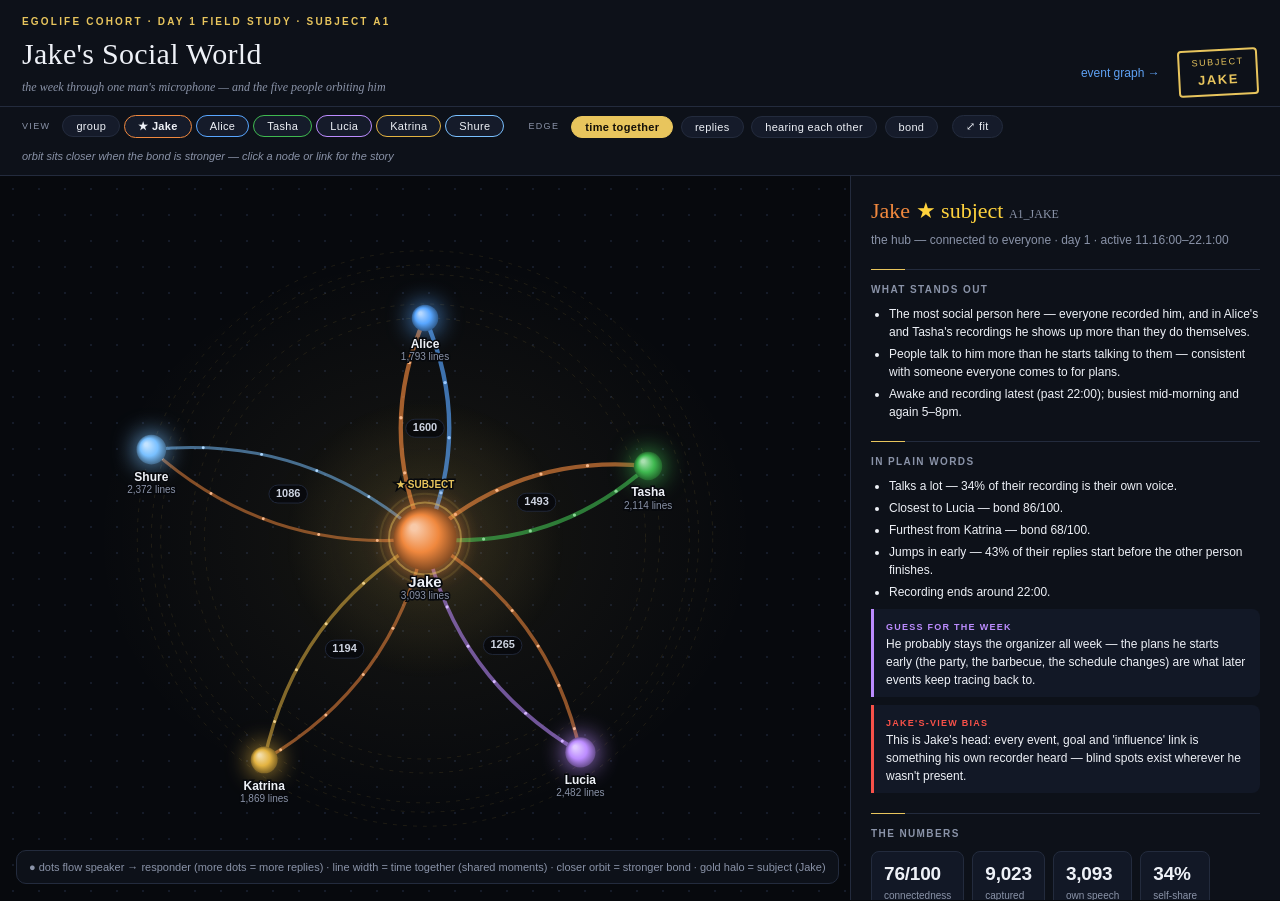
<file: web/trends.html>
<!DOCTYPE html>
<html lang="en">
<head>
<meta charset="utf-8">
<title>CDE — Jake's Social World</title>
<script src="force-graph.min.js"></script>
<script src="trends-data.js"></script>
<style>
  :root {
    --bg:#07090d; --panel:#0d1119; --card:#121826; --border:#232b3d; --fg:#eef1f7;
    --dim:#8a93a8; --gold:#e8c55d; --accent:#f0883e; --blue:#5ea0f2;
    --green:#46c26b; --purple:#bc8cff; --red:#f85149;
    --serif:"Iowan Old Style","Palatino Linotype",Palatino,Georgia,serif;
  }
  * { box-sizing:border-box; }
  ::selection { background:rgba(232,197,93,.3); }
  body { margin:0; background:var(--bg); color:var(--fg); height:100vh;
         font:13px/1.5 -apple-system,"Segoe UI",Roboto,sans-serif;
         display:flex; flex-direction:column; overflow:hidden;
         font-variant-numeric:tabular-nums; }

  /* ---------- masthead ---------- */
  header { background:var(--panel); border-bottom:1px solid var(--border);
           flex-shrink:0; }
  .mast { display:flex; align-items:flex-end; justify-content:space-between;
          padding:14px 22px 10px; gap:16px; }
  .kicker { font-size:10px; letter-spacing:.22em; color:var(--gold);
            font-weight:700; }
  .mast h1 { font-family:var(--serif); font-size:30px; font-weight:400;
             margin:2px 0 0; letter-spacing:.01em; }
  .mast .sub { color:var(--dim); font-size:12px; font-style:italic;
               font-family:var(--serif); margin-top:2px; }
  .mast-r { display:flex; align-items:center; gap:18px; }
  .stamp { border:2px solid var(--gold); border-radius:4px; color:var(--gold);
           font-size:9px; letter-spacing:.18em; text-align:center;
           padding:5px 12px; transform:rotate(-3deg); line-height:1.5; }
  .stamp b { font-size:13px; }
  a.mlink { color:var(--blue); font-size:12px; text-decoration:none; }
  a.mlink:hover { text-decoration:underline; }
  .ctrls { display:flex; align-items:center; gap:10px; padding:8px 22px 10px;
           flex-wrap:wrap; border-top:1px solid var(--border); }
  .ctrls .lbl { font-size:9px; letter-spacing:.15em; color:var(--dim);
                text-transform:uppercase; margin-right:2px; }
  .mbtn { background:#151b2a; color:var(--fg); border:1px solid var(--border);
          border-radius:999px; padding:4px 13px; margin-right:4px;
          cursor:pointer; font-size:11px; letter-spacing:.03em;
          transition:all .15s ease; }
  .mbtn:hover { border-color:var(--gold); color:var(--gold); }
  .mbtn.on { background:var(--gold); border-color:var(--gold); color:#141008;
             font-weight:700; }
  header .hint { color:var(--dim); font-size:11px; font-style:italic; }

  /* ---------- layout ---------- */
  main { flex:1; display:flex; min-height:0; }
  #stage { flex:1; min-width:0; position:relative; }
  #cy { position:absolute; inset:0;
        background-image:radial-gradient(ellipse at 50% 50%, rgba(232,197,93,.07), transparent 55%),
                         radial-gradient(circle, #151b28 1px, transparent 1px);
        background-size:100% 100%, 26px 26px; }
  #legend { position:absolute; left:16px; bottom:16px; background:#0d1119;
            border:1px solid #232b3d; border-radius:10px; padding:8px 12px;
            font-size:11px; color:var(--dim); pointer-events:none; }
  .float-tooltip-kap { background:#0d1119 !important; border:1px solid #232b3d;
            border-radius:8px; font-size:12px; color:var(--fg);
            box-shadow:0 6px 18px rgba(0,0,0,.45); }
  #inspector { width:430px; background:var(--panel);
               border-left:1px solid var(--border);
               overflow-y:auto; padding:18px 20px; }
  #inspector::-webkit-scrollbar { width:8px; }
  #inspector::-webkit-scrollbar-thumb { background:#232b3d; border-radius:4px; }
  @keyframes rise { from { opacity:0; transform:translateY(10px); }
                    to { opacity:1; transform:none; } }
  #inspector > * { animation:rise .3s ease both; }
  #inspector > *:nth-child(n+5) { animation-delay:.04s; }
  #inspector > *:nth-child(n+9) { animation-delay:.08s; }
  #inspector h2 { font-family:var(--serif); font-size:22px; font-weight:400;
                  margin:0 0 4px; }
  #inspector .meta { color:var(--dim); margin-bottom:12px; font-size:12px; }
  #inspector h3 { font-size:10px; color:var(--dim); text-transform:uppercase;
                  letter-spacing:.14em; margin:20px 0 8px; font-weight:700;
                  padding-top:12px; border-top:1px solid var(--border);
                  position:relative; }
  #inspector h3::before { content:""; position:absolute; top:-1px; left:0;
                        width:34px; height:1px; background:var(--gold); }

  /* ---------- figures ---------- */
  .statgrid { display:flex; gap:8px; flex-wrap:wrap; margin:10px 0; }
  .stat { background:var(--card); border:1px solid var(--border); border-radius:8px;
          padding:8px 12px; font-size:10px; color:var(--dim); cursor:help;
          transition:border-color .15s; }
  .stat:hover { border-color:var(--gold); }
  .stat b { display:block; font-size:19px; color:var(--fg); font-weight:600;
            letter-spacing:-.01em; }
  .bars { display:flex; align-items:flex-end; gap:3px; height:84px; margin:8px 0 2px;
          padding:8px 4px 0; border:1px solid var(--border); border-radius:8px;
          background:var(--card); }
  .barcol { flex:1; display:flex; flex-direction:column; justify-content:flex-end;
            align-items:center; position:relative; height:100%; }
  .barcol .cap { width:100%; background:#3a4358; border-radius:2px 2px 0 0;
                 transition:background .15s; }
  .barcol .own { width:60%; background:var(--accent); border-radius:2px 2px 0 0;
                 position:absolute; bottom:0; left:20%; }
  .barcol:hover .cap { background:#55617a; }
  .hlabels { display:flex; gap:3px; padding:0 4px; }
  .hlabels span { flex:1; text-align:center; font-size:9px; color:var(--dim); }
  .legendrow { font-size:10px; color:var(--dim); margin:4px 0 2px; line-height:1.4; }
  .legendrow i { display:inline-block; width:10px; height:10px; border-radius:2px;
                 vertical-align:-1px; margin-right:4px; }
  .hbar { display:flex; align-items:center; gap:8px; margin:4px 0; font-size:12px; }
  .hbar .nm { width:92px; overflow:hidden; text-overflow:ellipsis; white-space:nowrap; }
  .hbar .tr { flex:1; background:#1a2130; border-radius:4px; height:11px;
              position:relative; overflow:hidden; }
  .hbar .fl { display:block; background:var(--blue); height:100%; border-radius:4px;
              transition:width .4s ease; }
  .hbar .fl.own { background:var(--accent); }
  .hbar .fl.green { background:var(--green); }
  .hbar .vl { width:56px; text-align:right; color:var(--dim); font-size:11px; }
  .pairrow { padding:7px 10px; border:1px solid var(--border); border-radius:8px;
             margin:5px 0; cursor:pointer; font-size:12px; background:var(--card);
             display:flex; justify-content:space-between; align-items:center;
             transition:all .15s; }
  .pairrow:hover { border-color:var(--gold); transform:translateX(3px); }
  .pairrow .v { color:var(--gold); font-weight:600; }
  .pairrow .rn { color:var(--dim); font-size:10px; margin-right:8px;
                 font-family:var(--serif); font-style:italic; }

  /* ---------- notes / theories ---------- */
  .note { border-left:3px solid var(--accent); background:var(--card);
          padding:8px 12px; margin:8px 0; font-size:12px;
          border-radius:0 8px 8px 0; }
  .note.assumed { border-left-color:var(--purple); }
  .note .tag { font-size:9px; color:var(--purple); font-weight:700;
               letter-spacing:.14em; }
  .theory { border:1px solid var(--border); border-radius:10px; padding:12px 14px;
            margin:8px 0; background:var(--card); font-size:12px;
            transition:border-color .2s, transform .2s; }
  .theory:hover { border-color:#3a4661; transform:translateY(-1px); }
  .theory .claim { font-family:var(--serif); font-size:14.5px; font-style:italic;
                   margin-bottom:8px; line-height:1.35; }
  .theory .verdict { display:inline-block; font-size:9px; font-weight:700;
                     font-style:normal; font-family:-apple-system,sans-serif;
                     letter-spacing:.12em; border-radius:4px; padding:2px 8px;
                     margin-left:8px; vertical-align:2px; }
  .verdict.supported { background:rgba(70,194,107,.16); color:var(--green); }
  .verdict.mixed { background:rgba(232,197,93,.16); color:var(--gold); }
  .verdict.rejected { background:rgba(248,81,73,.16); color:var(--red); }
  .theory .row { margin:5px 0; }
  .theory .lbl { color:var(--dim); font-size:9px; text-transform:uppercase;
                 letter-spacing:.12em; }
  .theory .forjake { border-left:3px solid var(--gold); padding-left:10px;
                     margin-top:8px; }
  .backbtn { width:100%; margin-top:14px; padding:9px; background:#151b2a;
             color:var(--fg); border:1px solid var(--border); border-radius:999px;
             cursor:pointer; font-size:12px; transition:all .15s; }
  .backbtn:hover { border-color:var(--gold); color:var(--gold); }
  ul.tight { margin:6px 0; padding-left:18px; font-size:12px; }
  ul.tight li { margin:4px 0; }
</style>
</head>
<body>
<header>
  <div class="mast">
    <div class="mast-l">
      <div class="kicker">EGOLIFE COHORT · DAY 1 FIELD STUDY · SUBJECT A1</div>
      <h1>Jake's Social World</h1>
      <div class="sub">the week through one man's microphone — and the five people orbiting him</div>
    </div>
    <div class="mast-r">
      <a class="mlink" href="/">event graph →</a>
      <div class="stamp">SUBJECT<br><b>JAKE</b></div>
    </div>
  </div>
  <div class="ctrls">
    <span class="lbl">view</span><span id="uchips"></span>
    <span class="lbl" style="margin-left:10px">edge</span><span>
      <button class="mbtn on" data-m="copresence">time together</button>
      <button class="mbtn" data-m="replies">replies</button>
      <button class="mbtn" data-m="exposure">hearing each other</button>
      <button class="mbtn" data-m="bond">bond</button>
    </span>
    <button class="mbtn" id="fit">⤢ fit</button>
    <span class="hint">orbit sits closer when the bond is stronger — click a node or link for the story</span>
  </div>
</header>
<main>
  <div id="stage"><div id="cy"></div><div id="legend"></div></div>
  <div id="inspector"><p style="color:var(--dim)">Loading…</p></div>
</main>
<script>
const D = window.TRENDS_DATA;
const $ = s => document.querySelector(s);
const WEARERS = Object.keys(D.users);                    // ["A1_JAKE", ...]
const CODE = {}, NAME = {}, COLOR = {};
const PALETTE = ["#f0883e","#58a6ff","#3fb950","#bc8cff","#e3b341","#79c0ff"];
WEARERS.forEach((w,i) => { CODE[w] = w.split("_")[0];
  NAME[w] = w[3] + w.slice(4).toLowerCase();   // A1_JAKE -> "Jake" (data uses title case)
  COLOR[w] = PALETTE[i]; });
const CODE2W = Object.fromEntries(WEARERS.map(w => [CODE[w], w]));

// ---------- pair metrics ----------
const REPLY = {};   // "A1-A4" -> {f: replies a->b, b: replies b->a} in key order
for (const e of D.reply_edges_top) {
  const wa = WEARERS.find(w => NAME[w] === e.from), wb = WEARERS.find(w => NAME[w] === e.to);
  if (!wa || !wb) continue;
  const key = [CODE[wa], CODE[wb]].sort().join("-");
  REPLY[key] = REPLY[key] || {};
  REPLY[key][CODE[wa] < CODE[wb] ? "f" : "b"] =
      (REPLY[key][CODE[wa] < CODE[wb] ? "f" : "b"] || 0) + e.replies;
}
function pairKey(wa, wb) { return [CODE[wa], CODE[wb]].sort().join("-"); }
function pairMetrics(wa, wb) {
  const k = pairKey(wa, wb), cp = D.co_presence[k] || {}, rp = REPLY[k] || {};
  const [c1, c2] = k.split("-");
  const w1 = CODE2W[c1], w2 = CODE2W[c2];
  const heard12 = (D.users[w1].speakers_heard[NAME[w2]] || 0);
  const heard21 = (D.users[w2].speakers_heard[NAME[w1]] || 0);
  const ex = (D.pair_extras || {})[k] || {};
  return { key: k, w1, w2,
           shared: cp.shared_utterances || 0, span: cp.span_hours || 0,
           first: cp.first, last: cp.last,
           r12: rp.f || 0, r21: rp.b || 0,
           heard12, heard21,
           lat1: ex.lat_f, lat2: ex.lat_b,          // reply latency, each member
           ov1: ex.ov_f || 0, ov2: ex.ov_b || 0,    // talk-overs committed
           n1: ex.n_f || 0, n2: ex.n_b || 0,        // clean replies (denominator)
           replies: (rp.f || 0) + (rp.b || 0),
           exposure: heard12 + heard21 };
}
const PAIRS = [];
for (let i = 0; i < WEARERS.length; i++)
  for (let j = i + 1; j < WEARERS.length; j++)
    PAIRS.push(pairMetrics(WEARERS[i], WEARERS[j]));

const METRICS = {
  copresence: { get: p => p.shared,  label: "time together (shared moments)", fmt: v => v },
  replies:    { get: p => p.replies, label: "replies",                        fmt: v => v },
  exposure:   { get: p => p.exposure,label: "heard each other",               fmt: v => v },
  bond:       { get: p => p.bond,    label: "bond strength",                  fmt: v => v + "/100" },
};
let metric = "copresence";
const maxFor = m => Math.max(...PAIRS.map(METRICS[m].get), 1);   // floor 1: no 0/0 norms

// bond = blend of the three signals, 0–100; connectedness = a user's avg bond
const [mxCp, mxRp, mxEx] = [maxFor("copresence"), maxFor("replies"), maxFor("exposure")];
for (const p of PAIRS)
  p.bond = Math.round(100 * (p.shared/mxCp + p.replies/mxRp + p.exposure/mxEx) / 3);
const userBond = w => {
  const rels = PAIRS.filter(p => p.w1 === w || p.w2 === w);
  return Math.round(rels.reduce((s, p) => s + p.bond, 0) / rels.length);
};

// ---------- plain-English per-user summaries ----------
function profile(w) {
  const u = D.users[w];
  const share = u.own_utterances / u.utterances_captured;
  const rels = PAIRS.filter(p => p.w1 === w || p.w2 === w).sort((a, b) => b.bond - a.bond);
  const best = rels[0], worst = rels[rels.length - 1];
  const other = p => p.w1 === w ? p.w2 : p.w1;
  const ov = userOvRate(w), end = u.active_span_hours[1];
  const s = [
    share >= 0.30 ? `Talks a lot — ${Math.round(100*share)}% of their recording is their own voice.`
      : share < 0.21 ? `The quiet one — only ${Math.round(100*share)}% of their recording is their own voice.`
      : `Moderately talkative (${Math.round(100*share)}% of the recording is them).`,
    `Closest to ${NAME[other(best)]} — bond ${best.bond}/100.`,
    `Furthest from ${NAME[other(worst)]} — bond ${worst.bond}/100.`,
    ov > 0.40 ? `Jumps in early — ${Math.round(100*ov)}% of their replies start before the other person finishes.`
      : ov < 0.28 ? `Rarely talks over people — only ${Math.round(100*ov)}% of replies overlap.`
      : `Talks over people about as often as the group average (${Math.round(100*ov)}%).`,
    `Recording ends around ${Math.round(end)}:00${end < 21 ? " — earlier than the group's ~22:00 wind-down" : ""}.`,
  ];
  if (u.monologue_max >= 35)
    s.push(`Holds the floor — longest unbroken streak in the group (${u.monologue_max} utterances).`);
  return s;
}
function roleTag(w) {
  const rank = WEARERS.slice().sort((a,b) => userBond(b) - userBond(a)).indexOf(w);
  const u = D.users[w], share = u.own_utterances / u.utterances_captured;
  if (rank === 0) return "the hub — connected to everyone";
  if (share < 0.21) return "the quiet center — always there, rarely heard";
  if (u.active_span_hours[1] < 21) return "the early leaver";
  if (rank === WEARERS.length - 1) return "the outlier — weakest ties overall";
  return "a steady member of the group";
}

// ---------- narratives (from analysis/TRENDS.md) ----------
const NOTES = {
  A1_JAKE: [
    "The most social person here — everyone recorded him, and in Alice's and Tasha's recordings he shows up more than they do themselves.",
    "People talk to him more than he starts talking to them — consistent with someone everyone comes to for plans.",
    "Awake and recording latest (past 22:00); busiest mid-morning and again 5–8pm."],
  A2_ALICE: [
    "Spends the most time physically with others but talks the least — she's around constantly, just quiet.",
    "Her closest relationship is Tasha: they were side by side ~9.5 hours and rarely interrupt each other.",
    "Because she's quiet, she barely shows up in conversations — but her recordings prove she was there."],
  A3_TASHA: [
    "Alice's closest companion, and a bridge to Lucia and Katrina — friendly with everybody.",
    "No weak ties: every one of her relationships lands in the middle or higher.",
    "Leaves earlier than the main group — recording stops ~20:45."],
  A4_LUCIA: [
    "Jake's #1 conversation partner — they reply to each other more than any other pair (3,684 exchanges).",
    "The second-most-heard voice in everyone's recordings.",
    "Close with Katrina, Tasha and Alice too — not just 'Jake's partner'."],
  A5_KATRINA: [
    "Middle of the group on everything — no strongest or weakest relationship.",
    "Recorded the least overall and had the emptiest afternoon (almost nothing 1–3pm).",
    "That afternoon gap looks like personal downtime, not a group event."],
  A6_SHURE: [
    "Leaves the group every evening ~6:37pm, though his recorder keeps going until ~10pm.",
    "Has a private social life nobody else sees — 'Shure's girlfriend' and 'Sister' appear only in his recording.",
    "5pm is the loudest hour anyone recorded (2,144 utterances — a big group moment he's in).",
    "When he does talk, he keeps going — the group's longest unbroken streak (42 utterances)."],
};
const ASSUMED = {
  A1_JAKE: "He probably stays the organizer all week — the plans he starts early (the party, the barbecue, the schedule changes) are what later events keep tracing back to.",
  A2_ALICE: "She likely stays Tasha's quiet partner all week — present at shared moments, easy to miss because she rarely speaks.",
  A3_TASHA: "The Alice–Tasha pairing probably holds all week; expect her early nights to repeat.",
  A4_LUCIA: "She probably keeps co-running things with Jake — the mid-week replanning (grill rehearsal, BBQ reschedule) reads like shared logistics.",
  A5_KATRINA: "She probably stays a steady mid-level member; quiet afternoons like day 1's may recur.",
  A6_SHURE: "Expect the evening exits and the girlfriend/sister thread to keep repeating — he lives a second social life the group doesn't see.",
};
// theories: claim -> bias that could fake it -> cross-check -> verdict -> takeaway
const THEORIES = [
  { claim: "\"Jake is introverted — he just talks a lot because it's his recording.\"",
    bias: "A microphone records its wearer most — self-share is inflated by design.",
    check: "Check other mics: Jake is heard 2,309× in Alice's file (more than Alice herself, 1,793), 2,323× in Tasha's (vs her 2,114), 2,024× in Lucia's, 1,786× in Katrina's, 1,807× in Shure's. He's the #1–2 voice on all six recorders — not just his own.",
    verdict: "rejected",
    verdictText: "The dominance is real, not recorder bias — five other microphones confirm it. Introvert doesn't fit; he's the group's most heard voice.",
    forJake: "Trust the \"I talk a lot\" signal — it's validated. The intro/extro question aside, 40–50% of his replies start before the other person finishes."},
  { claim: "\"Alice is quiet.\"",
    bias: "Maybe Jake's mic just rarely catches her — an earshot artifact.",
    check: "Her OWN recorder agrees: lowest self-share (19%), fewest own lines (1,793), least airtime (~43 min). Four other mics also hear her least.",
    verdict: "supported",
    verdictText: "Genuinely quiet — corroborated by her own microphone, not just the group's.",
    forJake: "She's beside him constantly but barely audible — his graph undercounts her influence. Her presence, not her words, is her signal."},
  { claim: "\"Lucia is central only because she's always next to Jake.\"",
    bias: "Jake-proximity could inflate her everywhere his recorder reaches.",
    check: "She's the #2-most-heard voice in every file — including ones where Jake is less present (Katrina hears her 1,698×, Alice 1,752×). Non-Jake dyads are strong: Tasha–Lucia ~2,140 replies combined, Katrina–Lucia ~1,800.",
    verdict: "mixed",
    verdictText: "Her centrality is real, but Jake's constant earshot still flatters her rank a little.",
    forJake: "\"Lucia is MY #1\" and \"Lucia is the group's #2\" are different claims — both true, don't conflate them."},
  { claim: "\"Shure leaves early — or his mic just stops working.\"",
    bias: "Could be a recording artifact: dead battery, stopped logging.",
    check: "His own recorder keeps running to ~22:09 while every co-presence pair ends ~18:37. If the mic failed, his file would end too — it doesn't.",
    verdict: "supported",
    verdictText: "He physically leaves the shared space — a behavior, not an artifact.",
    forJake: "Shure's evenings (girlfriend/sister thread) are invisible to the group's data — a genuine blind spot in Jake's model of him."},
  { claim: "\"Katrina's empty afternoon is her personal dip.\"",
    bias: "Could equally be a group-wide gap nobody recorded.",
    check: "All six mics thin 14–17 (the universal break), but Katrina's is deepest — 81 captured at 14h vs hundreds for others.",
    verdict: "mixed",
    verdictText: "Mostly the group's scheduled break — corroborated by all six recorders — with a personal dip on top.",
    forJake: "Cross-file agreement is what separates a group event from an individual absence — always check a second mic."},
  { claim: "\"High talk-over means rudeness.\"",
    bias: "Overlap could just be animated, engaged conversation.",
    check: "The spread is huge: Alice–Tasha overlap 25–27%, Jake's dyads 36–50%. The hottest pairs are the busiest, not the angriest.",
    verdict: "mixed",
    verdictText: "Talk-over tracks engagement, not conflict — but Jake sits at the high end with everyone, so it's his pattern.",
    forJake: "His interruptions are systematic, not occasional — the place to give quiet members (Alice) more room."},
  { claim: "\"Jake organizes: people come to him more than he goes to them.\"",
    bias: "Could be artifact of him being loud — replies TO him just drown out his own.",
    check: "Directional reply counts: inbound exceeds outbound in 3 of 5 dyads — Shure→Jake 1,562 vs 1,468 back; Tasha→Jake 1,518 vs 1,465; Katrina→Jake 1,335 vs 1,326. Lucia and Alice dyads are balanced.",
    verdict: "supported",
    verdictText: "He's addressed more than he initiates — the organizer role is real.",
    forJake: "He carries the coordination load for the group — a real burden, and a place to delegate."},
  { claim: "\"These numbers prove personality.\"",
    bias: "Second-resolution timestamps, ~3–4× reply amplification, single-day sample, earshot limits.",
    check: "All latency medians floor at exactly 1.0s (resolution, not measurement); every exchange is counted once per nearby mic; anything outside earshot doesn't exist.",
    verdict: "mixed",
    verdictText: "The data proves behavior under observation — who was near whom, who spoke — not traits, motives, or anything off-mic.",
    forJake: "Read everything as \"what was captured\", and treat week-level guesses as hypotheses until the full week is computed."},
];

// how the Jake-only cognitive graph biases what we can say about each person
const JAKEY = {
  A1_JAKE: "This is Jake's head: every event, goal and 'influence' link is something his own recorder heard — blind spots exist wherever he wasn't present.",
  A2_ALICE: "Through Jake's ears Alice is easy to underestimate — she's next to him constantly but speaks little, and anything she said outside his earshot never reached the graph.",
  A3_TASHA: "Jake sees Tasha as a solid mid-tier partner — but her deepest bond is with Alice, and much of it happens where Jake can't hear, so his view understates it.",
  A4_LUCIA: "Lucia may look more central than she is — she's next to Jake so often that his graph records almost everything she does with the group.",
  A5_KATRINA: "Katrina looks peripheral partly because Jake shares less time with her — her own recording shows a steadier member than Jake's view implies.",
  A6_SHURE: "Shure's evenings (~18:37 on) are a blind spot — Jake's recorder can't corroborate the girlfriend/sister thread, so treat Shure's presence here as a floor, not a ceiling.",
};

// ---------- graph ----------
let G = null, curUser = "A1_JAKE";   // Jake's perspective by default; null = group mesh
let hl = null, hoverId = null, hoverPair = null, fitPending = false;
let graphNodes = [], bloom = null, prevEgoHub = null;
const maxOwn = Math.max(...WEARERS.map(w => D.users[w].own_utterances));
const maxDir = Math.max(...PAIRS.map(p => Math.max(p.r12, p.r21)), 1);

const hexRGB = h => h ? [parseInt(h.slice(1,3),16), parseInt(h.slice(3,5),16), parseInt(h.slice(5,7),16)] : [128,128,128];
const IDCOL = {};
WEARERS.forEach(w => IDCOL[CODE[w]] = COLOR[w]);
const srcCol = l => (l.source && l.source.color) ? l.source.color : (IDCOL[l.source] || "#888");
const mixc = (h, o, k) => hexRGB(h).map((c,i) => Math.round(c + (o[i]-c)*k));
const lighten = (h,k) => `rgb(${mixc(h,[255,255,255],k).join(",")})`;
const darken = (h,k) => `rgb(${mixc(h,[0,0,0],k).join(",")})`;
const withA = (h,a) => `rgba(${hexRGB(h).join(",")},${a})`;
const easeOut = k => 1 - Math.pow(1-k, 3);

const dimLink = l => hl && !hl.pairs.has(l.pair);
const partCount = l => l.flow > 0 && !dimLink(l) ? Math.round(1 + 5*l.flow) : 0;
const refreshParticles = () => { if (G) G.linkDirectionalParticles(partCount); };

function nodeRadius(n) {
  const base = n.hub ? 26 : curUser ? 9 + 9*(n.own/maxOwn) : 10 + 10*(n.own/maxOwn);
  return base * (n.subject ? 1.3 : 1);
}

function drawNode(n, ctx, gs) {
  const r = nodeRadius(n), t = performance.now();
  ctx.globalAlpha = hl && !hl.nodes.has(n.id) ? 0.13 : 1;
  const g = ctx.createRadialGradient(n.x - r*.35, n.y - r*.35, r*.1, n.x, n.y, r);
  g.addColorStop(0, lighten(n.color, .55));
  g.addColorStop(.55, n.color);
  g.addColorStop(1, darken(n.color, .45));
  ctx.shadowColor = n.color;
  ctx.shadowBlur = 24;
  ctx.fillStyle = g;
  ctx.beginPath(); ctx.arc(n.x, n.y, r, 0, 2*Math.PI); ctx.fill();
  ctx.shadowBlur = 0;
  if (n.subject) {
    const p = Math.sin(t/450);
    ctx.strokeStyle = `rgba(232,197,93,${0.55 + 0.25*p})`;
    ctx.lineWidth = 2/gs;
    ctx.beginPath(); ctx.arc(n.x, n.y, r + 6 + 3*p, 0, 2*Math.PI); ctx.stroke();
    ctx.strokeStyle = `rgba(232,197,93,${0.16 + 0.08*p})`;
    ctx.beginPath(); ctx.arc(n.x, n.y, r + 14, 0, 2*Math.PI); ctx.stroke();
    ctx.font = `600 ${10/gs}px -apple-system,"Segoe UI",Roboto,sans-serif`;
    ctx.textAlign = "center"; ctx.textBaseline = "middle";
    ctx.strokeStyle = "#07090d"; ctx.lineWidth = 3/gs;
    ctx.strokeText("★ SUBJECT", n.x, n.y - r - 22/gs);
    ctx.fillStyle = "#e8c55d";
    ctx.fillText("★ SUBJECT", n.x, n.y - r - 22/gs);
  }
  if (n.id === hoverId) {
    ctx.strokeStyle = "#fff"; ctx.lineWidth = 2/gs;
    ctx.beginPath(); ctx.arc(n.x, n.y, r + 3, 0, 2*Math.PI); ctx.stroke();
  }
  ctx.textAlign = "center"; ctx.textBaseline = "middle";
  ctx.font = `600 ${(n.hub ? 15 : 12)/gs}px -apple-system,"Segoe UI",Roboto,sans-serif`;
  ctx.strokeStyle = "#07090d"; ctx.lineWidth = 3/gs;
  const y0 = n.y + r + 13/gs;
  ctx.strokeText(n.name, n.x, y0);
  ctx.fillStyle = "#eef1f7";
  ctx.fillText(n.name, n.x, y0);
  ctx.font = `${10/gs}px -apple-system,"Segoe UI",Roboto,sans-serif`;
  const sub = `${n.own.toLocaleString()} lines`;
  ctx.strokeText(sub, n.x, y0 + 13/gs);
  ctx.fillStyle = "#8a93a8";
  ctx.fillText(sub, n.x, y0 + 13/gs);
  ctx.globalAlpha = 1;
}

function drawLinkLabel(l, ctx, gs) {
  if (l.dir !== "f") return;
  if (hl && !hl.pairs.has(l.pair)) return;
  if (!curUser && gs <= 0.9) return;
  if (l.source.x == null || l.target.x == null) return;
  const x = (l.source.x + l.target.x)/2, y = (l.source.y + l.target.y)/2;
  const txt = METRICS[metric].fmt(l.v);
  const fs = 11/gs, pad = 7/gs, h = 18/gs;
  ctx.font = `600 ${fs}px -apple-system,"Segoe UI",Roboto,sans-serif`;
  const w = ctx.measureText(txt).width + 2*pad, rr = h/2;
  const hot = (hl && hl.pairs.has(l.pair)) || hoverPair === l.pair;
  ctx.beginPath();
  ctx.moveTo(x - w/2 + rr, y - h/2);
  ctx.arcTo(x + w/2, y - h/2, x + w/2, y + h/2, rr);
  ctx.arcTo(x + w/2, y + h/2, x - w/2, y + h/2, rr);
  ctx.arcTo(x - w/2, y + h/2, x - w/2, y - h/2, rr);
  ctx.arcTo(x - w/2, y - h/2, x + w/2, y - h/2, rr);
  ctx.fillStyle = "rgba(7,9,13,.88)";
  ctx.fill();
  ctx.strokeStyle = hot ? "rgba(232,197,93,.65)" : "rgba(35,43,61,.9)";
  ctx.lineWidth = 1/gs;
  ctx.stroke();
  ctx.fillStyle = hot ? "#e8c55d" : "#cdd3e0";
  ctx.textAlign = "center"; ctx.textBaseline = "middle";
  ctx.fillText(txt, x, y);
}

function preFrame(ctx, gs) {
  if (bloom) {
    const k = easeOut(Math.min(1, (performance.now() - bloom.t0)/700));
    for (const b of bloom.nodes) {
      b.ref.x = b.ref.fx = b.sx + (b.ref.tx - b.sx)*k;
      b.ref.y = b.ref.fy = b.sy + (b.ref.ty - b.sy)*k;
    }
    if (k >= 1) bloom = null;
  }
  if (curUser) {
    ctx.strokeStyle = "rgba(232,197,93,0.10)";
    ctx.lineWidth = 1/gs;
    ctx.setLineDash([4/gs, 6/gs]);
    for (const n of graphNodes) {
      if (n.hub || n.x == null) continue;
      const d = Math.hypot(n.x, n.y);
      if (d > 1) { ctx.beginPath(); ctx.arc(0, 0, d, 0, 2*Math.PI); ctx.stroke(); }
    }
    ctx.setLineDash([]);
  }
  const jk = graphNodes.find(n => n.subject);
  if (jk && jk.x != null) {
    const g = ctx.createRadialGradient(jk.x, jk.y, 0, jk.x, jk.y, 150);
    g.addColorStop(0, "rgba(232,197,93,0.16)");
    g.addColorStop(1, "rgba(232,197,93,0)");
    ctx.fillStyle = g;
    ctx.beginPath(); ctx.arc(jk.x, jk.y, 150, 0, 2*Math.PI); ctx.fill();
  }
}

function initGraph() {
  const el = $("#cy");
  G = new ForceGraph(el);
  G.width(el.clientWidth || 800)
   .height(el.clientHeight || 600)
   .backgroundColor("rgba(0,0,0,0)")
   .autoPauseRedraw(false)
   .cooldownTime(3500)
   .minZoom(0.3).maxZoom(6)
   .linkCurvature(0.22)
   .nodeCanvasObjectMode(() => "replace")
   .nodeCanvasObject(drawNode)
   .nodePointerAreaPaint((n, color, ctx) => {
     ctx.fillStyle = color;
     ctx.beginPath(); ctx.arc(n.x, n.y, nodeRadius(n) + 4, 0, 2*Math.PI); ctx.fill();
   })
   .nodeLabel(n => `${n.name} — ${roleTag(n.wearer)}`)
   .linkColor(l => {
     if (dimLink(l)) return withA(srcCol(l), 0.05);
     const hot = (hl && hl.pairs.has(l.pair)) || hoverPair === l.pair;
     return withA(srcCol(l), hot ? 0.95 : 0.25 + 0.55*l.norm);
   })
   .linkWidth(l => 0.6 + 5*l.norm)
   .linkDirectionalParticles(partCount)
   .linkDirectionalParticleSpeed(l => 0.003 + 0.006*l.flow)
   .linkDirectionalParticleWidth(l => 2 + 2*l.norm)
   .linkDirectionalParticleColor(l => lighten(srcCol(l), 0.4))
   .linkCanvasObjectMode(() => "after")
   .linkCanvasObject(drawLinkLabel)
   .onRenderFramePre(preFrame)
   .onNodeClick(n => focusNode(n))
   .onLinkClick(l => focusEdge(l.pair))
   .onBackgroundClick(() => resetView())
   .onNodeHover(n => { hoverId = n ? n.id : null; el.style.cursor = n ? "pointer" : "default"; })
   .onLinkHover(l => { hoverPair = l ? l.pair : null; el.style.cursor = l ? "pointer" : "default"; })
   .onEngineStop(() => { if (fitPending) { fitPending = false; G.zoomToFit(500, 60); } });
  new ResizeObserver(() => {
    if (el.clientWidth) G.width(el.clientWidth).height(el.clientHeight);
  }).observe(el);
}

function egoCamera(ms = 600) {
  const R = Math.max(...graphNodes.filter(n => !n.hub).map(n => n.rad || 0), 120) + 80;
  const z = Math.min(G.width(), G.height()) / (2*R);
  G.centerAt(0, 0, ms);
  G.zoom(z, ms);
}

function renderLegend() {
  $("#legend").innerHTML = `● dots flow speaker → responder (more dots = more replies) · line width = ${METRICS[metric].label}${curUser ? " · closer orbit = stronger bond" : ""} · gold halo = subject (Jake)`;
}

function buildGraph() {
  const mx = maxFor(metric);
  const prev = {};
  for (const n of graphNodes) prev[n.id] = n;
  const nodes = [], links = [];
  const mkNode = w => ({ id: CODE[w], wearer: w, name: NAME[w],
    own: D.users[w].own_utterances, captured: D.users[w].utterances_captured,
    color: COLOR[w], hub: false, subject: w === "A1_JAKE" });
  bloom = null; hl = null;
  if (curUser) {
    // ego star: hub big at origin; satellites ring it, distance inverts strength
    const hub = mkNode(curUser);
    hub.hub = true; hub.x = 0; hub.y = 0; hub.fx = 0; hub.fy = 0;
    nodes.push(hub);
    const others = WEARERS.filter(w => w !== curUser);
    const morph = prevEgoHub === curUser;
    const anim = [];
    others.forEach((w, i) => {
      const p = pairMetrics(curUser, w);
      const v = METRICS[metric].get(p), norm = v/mx;
      const ang = (i/others.length)*2*Math.PI - Math.PI/2;
      const n = mkNode(w);
      n.rad = 460 - 300*norm;
      n.tx = n.rad*Math.cos(ang); n.ty = n.rad*Math.sin(ang);
      const o = prev[n.id];
      const st = morph && o && o.x != null ? { x: o.x, y: o.y } : { x: 0, y: 0 };
      n.x = st.x; n.y = st.y; n.fx = st.x; n.fy = st.y;
      anim.push({ ref: n, sx: st.x, sy: st.y });
      nodes.push(n);
      links.push({ source: CODE[p.w1], target: CODE[p.w2], pair: p.key,
                   dir: "f", flow: p.r12/maxDir, v, norm });
      links.push({ source: CODE[p.w2], target: CODE[p.w1], pair: p.key,
                   dir: "b", flow: p.r21/maxDir, v, norm });
    });
    bloom = { t0: performance.now(), nodes: anim };
  } else {
    // group mesh: everyone equal, force layout clusters strong pairs together
    for (const w of WEARERS) {
      const n = mkNode(w), o = prev[n.id];
      if (o && o.x != null) { n.x = o.x; n.y = o.y; n.vx = o.vx; n.vy = o.vy; }
      if (n.subject) { n.fx = 0; n.fy = 0; if (n.x == null) { n.x = 0; n.y = 0; } }
      nodes.push(n);
    }
    for (const p of PAIRS) {
      const v = METRICS[metric].get(p), norm = v/mx;
      links.push({ source: CODE[p.w1], target: CODE[p.w2], pair: p.key,
                   dir: "f", flow: p.r12/maxDir, v, norm });
      links.push({ source: CODE[p.w2], target: CODE[p.w1], pair: p.key,
                   dir: "b", flow: p.r21/maxDir, v, norm });
    }
  }
  graphNodes = nodes;
  if (!G) initGraph();
  G.graphData({ nodes, links });
  if (curUser) {
    G.enableNodeDrag(false);
    prevEgoHub = curUser;
    egoCamera(600);
  } else {
    G.enableNodeDrag(true);
    G.d3Force("link").distance(l => 220 - 140*l.norm);
    G.d3Force("charge").strength(-500);
    G.d3ReheatSimulation();
    fitPending = true;
    prevEgoHub = null;
  }
  renderLegend();
}

function setUser(w) {
  curUser = w;
  document.querySelectorAll(".uchip").forEach(b =>
    b.classList.toggle("on", b.dataset.u === (w || "")));
  buildGraph();
  if (w) showUser(w); else showOverview();
}

// user chips in header
(() => {
  const box = $("#uchips");
  const all = document.createElement("button");
  all.textContent = "group"; all.className = "mbtn uchip"; all.dataset.u = "";
  all.onclick = () => setUser(null);
  box.appendChild(all);
  const jb = document.createElement("button");            // Jake first, starred
  jb.textContent = "★ Jake"; jb.className = "mbtn uchip"; jb.dataset.u = "A1_JAKE";
  jb.style.borderColor = COLOR.A1_JAKE; jb.style.fontWeight = "700";
  jb.onclick = () => setUser("A1_JAKE");
  box.appendChild(jb);
  for (const w of WEARERS) {
    if (w === "A1_JAKE") continue;
    const b = document.createElement("button");
    b.textContent = NAME[w]; b.className = "mbtn uchip"; b.dataset.u = w;
    b.style.borderColor = COLOR[w];
    b.onclick = () => setUser(w);
    box.appendChild(b);
  }
})();

function setMetric(m) {
  metric = m;
  document.querySelectorAll(".mbtn[data-m]").forEach(b =>
    b.classList.toggle("on", b.dataset.m === m));
  buildGraph();                       // ego positions depend on the metric — rebuild
  if (curUser) showUser(curUser); else showOverview();
}
document.querySelectorAll(".mbtn[data-m]").forEach(b => b.onclick = () => setMetric(b.dataset.m));
$("#fit").onclick = () => { if (curUser) egoCamera(300); else G.zoomToFit(300, 60); };

// ---------- focus / detail ----------
function resetView() {
  hl = null;
  refreshParticles();
  if (curUser) { egoCamera(); showUser(curUser); }
  else { G.zoomToFit(400, 60); showOverview(); }
}
function focusNode(n) {
  if (curUser && !n.hub) {
    // ego mode: tapping an orbit node zooms into that pair link
    focusEdge(pairKey(curUser, n.wearer));
    return;
  }
  const ids = new Set([n.id]), pairs = new Set();
  for (const p of PAIRS) if (p.w1 === n.wearer || p.w2 === n.wearer) {
    pairs.add(p.key); ids.add(CODE[p.w1]); ids.add(CODE[p.w2]);
  }
  hl = { nodes: ids, pairs };
  refreshParticles();
  G.centerAt(n.x, n.y, 600);
  G.zoom(Math.min(G.zoom()*1.4, 4), 600);
  showUser(n.wearer);
}
function focusEdge(key) {
  const p = PAIRS.find(x => x.key === key);
  if (!p) return;
  const c1 = CODE[p.w1], c2 = CODE[p.w2];
  hl = { nodes: new Set([c1, c2]), pairs: new Set([key]) };
  refreshParticles();
  G.zoomToFit(600, 140, n => n.id === c1 || n.id === c2);
  showPair(p);
}

// ---------- inspector renderers ----------
function bar(u) {
  const hrs = u.hourly;
  const hs = Object.keys(hrs).map(Number).sort((a,b)=>a-b);
  const lo = hs[0], hi = hs[hs.length-1];
  const mx = Math.max(...hs.map(h => hrs[h].captured));
  let cols = "", labs = "";
  for (let h = lo; h <= hi; h++) {
    const c = hrs[h] ? hrs[h].captured : 0, o = hrs[h] ? hrs[h].own : 0;
    cols += `<div class="barcol" title="${h}:00 — ${c} captured, ${o} own">
      <div class="cap" style="height:${Math.round(76*c/mx)}px"></div>
      <div class="own" style="height:${Math.round(76*o/mx)}px"></div></div>`;
    labs += `<span>${h}</span>`;
  }
  return `<div class="bars">${cols}</div><div class="hlabels">${labs}</div>
    <div class="legendrow"><i style="background:#30363d"></i>captured around wearer
    <i style="background:var(--accent);margin-left:10px"></i>wearer's own speech</div>`;
}
function hbars(items, cls) {
  const mx = Math.max(...items.map(x => x[1]), 1);
  return items.map(([nm, v]) =>
    `<div class="hbar"><span class="nm">${nm}</span>
     <span class="tr"><span class="fl ${cls||""}" style="width:${Math.round(100*v/mx)}%"></span></span>
     <span class="vl">${v}</span></div>`).join("");
}
function pairTable(sortKey) {
  return PAIRS.slice().sort((a,b) => METRICS[metric].get(b) - METRICS[metric].get(a))
    .map(p => `<div class="pairrow" data-p="${p.key}">
      <span>${NAME[p.w1]} ⇄ ${NAME[p.w2]}</span>
      <span class="v">${METRICS[metric].fmt(METRICS[metric].get(p))}</span></div>`).join("");
}
function bindPairRows() {
  document.querySelectorAll(".pairrow").forEach(r => r.onclick = () => focusEdge(r.dataset.p));
}

function groupRhythm() {
  const acc = {};
  for (const w of WEARERS)
    for (const [h, v] of Object.entries(D.users[w].hourly)) {
      acc[h] = acc[h] || { captured: 0, own: 0 }; acc[h].captured += v.captured; acc[h].own += v.own;
    }
  return bar({ hourly: acc });
}

function showOverview() {
  const byBond = PAIRS.slice().sort((a,b) => b.bond - a.bond);
  const best = byBond[0];
  const patient = PAIRS.slice().sort((a,b) =>
    (ovRate(a.ov1,a.n1)+ovRate(a.ov2,a.n2)) - (ovRate(b.ov1,b.n1)+ovRate(b.ov2,b.n2)))[0];
  const early = PAIRS.filter(p => p.span < 8);
  const earlyWearers = [...new Set(early.flatMap(p => [p.w1, p.w2]))];
  const talkiest = WEARERS.slice().sort((a,b) => userOvRate(b) - userOvRate(a))[0];
  const mostVoiced = WEARERS.slice().sort((a,b) => D.users[b].voiced_s - D.users[a].voiced_s)[0];
  const roster = WEARERS.slice().sort((a,b) => userBond(b) - userBond(a));
  $("#inspector").innerHTML = `
    <h2>Group overview — day 1</h2>
    <div class="meta">6 wearers · ${Object.values(D.users).reduce((s,u)=>s+u.utterances_captured,0).toLocaleString()}
      utterances recorded · edge metric: <b>${METRICS[metric].label}</b></div>
    <div class="note" style="border-left-color:#ffd33d"><b>★ Jake is the subject.</b>
      The cognitive engine models the week from Jake's head — events, plans and
      influences are what his recorder heard. Everyone else's recordings serve as
      supporting evidence: how the people around Jake actually behaved. Anything
      that happened away from Jake's mic is invisible to his graph.</div>
    <h3>theories — tested against the data</h3>
    <div class="legendrow" style="margin-bottom:6px">each claim names the bias that could fake it,
      then gets checked against the other five recorders</div>
    ${THEORIES.map(t => `<div class="theory">
      <div class="claim">${t.claim}<span class="verdict ${t.verdict}">${t.verdict.toUpperCase()}</span></div>
      <div class="row"><span class="lbl">bias to rule out</span><br>${t.bias}</div>
      <div class="row"><span class="lbl">cross-check</span><br>${t.check}</div>
      <div class="row"><span class="lbl">verdict</span><br>${t.verdictText}</div>
      <div class="forjake"><span class="lbl">for jake</span><br>${t.forJake}</div>
    </div>`).join("")}
    <h3>the conclusions</h3>
    ${roster.map((w, i) => `<div class="pairrow" data-u="${w}">
      <span style="color:${COLOR[w]}"><span class="rn">0${i + 1}</span><b>${NAME[w]}</b> — ${roleTag(w)}</span>
      <span class="v">${userBond(w)}/100</span></div>`).join("")}
    <div class="note">Strongest bond: <b>${NAME[best.w1]} ⇄ ${NAME[best.w2]}</b>
      (${best.bond}/100 blended, ${best.shared.toLocaleString()} shared moments over ${best.span}h).</div>
    <div class="note">Most patient pair: <b>${NAME[patient.w1]} ⇄ ${NAME[patient.w2]}</b> —
      ${Math.round(100*ovRate(patient.ov1,patient.n1))}%/${Math.round(100*ovRate(patient.ov2,patient.n2))}%
      of their replies overlap vs ${Math.round(100*PAIRS.reduce((s,p)=>s+(ovRate(p.ov1,p.n1)+ovRate(p.ov2,p.n2))/2,0)/PAIRS.length)}%
      group average.</div>
    ${early.length ? `<div class="note">${earlyWearers.map(w=>NAME[w]).join(" and ")}
      ${earlyWearers.length === 1 ? "leaves" : "leave"} the group early — every pair involving them
      ends ~${Math.round(Math.max(...early.map(p=>p.last)))}:30 while other recordings run past 20:00.</div>` : ""}
    <div class="note"><b>${NAME[mostVoiced]}</b> talks the most
      (${Math.round(D.users[mostVoiced].voiced_s/60)} min of own speech) ·
      <b>${NAME[talkiest]}</b> interrupts most
      (${Math.round(100*userOvRate(talkiest))}% of replies).</div>
    <div class="note assumed"><span class="tag">GUESS FOR THE WEEK</span><br>
      In the extracted week-graph, 9 judged cause-ish links, 299 same-thread links and 163 recurring
      goals survive — most radiate from plans Jake made early, so the group's threads likely stay
      organized around him.</div>
    <h3>the numbers</h3>
    <div class="legendrow" style="margin-bottom:6px">each column = one hour · gray = all speech the mic heard · orange = the wearer's own voice</div>
    ${groupRhythm()}
    <div class="note">Everyone's recording goes quiet ~14:30–17:00 — a scheduled break, not six
      coincidences. Loud group block 17–19, tapering after 20:00.</div>
    <h3>pairs by ${METRICS[metric].label}</h3>
    <div class="legendrow">bond (0–100) blends time together + replies + hearing each other — click a pair for detail</div>
    ${pairTable()}`;
  bindPairRows();
  document.querySelectorAll(".pairrow[data-u]").forEach(r =>
    r.onclick = () => setUser(r.dataset.u));
}

function showUser(w) {
  const u = D.users[w];
  const share = Math.round(100 * u.own_utterances / u.utterances_captured);
  const heard = Object.entries(u.speakers_heard)
    .filter(([n]) => n !== NAME[w]).sort((a,b)=>b[1]-a[1]).slice(0,6);
  const rels = PAIRS.filter(p => p.w1 === w || p.w2 === w)
    .sort((a,b) => METRICS[metric].get(b) - METRICS[metric].get(a));
  const heardMax = heard.length ? heard[0][1] : 1;
  $("#inspector").innerHTML = `
    <h2 style="color:${COLOR[w]}">${NAME[w]}${w === "A1_JAKE" ? ' <span style="color:#ffd33d">★ subject</span>' : ""} <span style="color:var(--dim);font-size:12px">${w}</span></h2>
    <div class="meta">${roleTag(w)} · day 1 · active ${u.active_span_hours[0]}:00–${u.active_span_hours[1]}:00
      ${w !== "A1_JAKE" ? " · <i>as seen through Jake's data</i>" : ""}</div>
    <h3>what stands out</h3>
    <ul class="tight">${NOTES[w].map(n => `<li>${n}</li>`).join("")}</ul>
    <h3>in plain words</h3>
    <ul class="tight">${profile(w).map(s => `<li>${s}</li>`).join("")}</ul>
    <div class="note assumed"><span class="tag">GUESS FOR THE WEEK</span><br>${ASSUMED[w]}</div>
    <div class="note assumed" style="border-left-color:var(--red)">
      <span class="tag" style="color:var(--red)">JAKE'S-VIEW BIAS</span><br>${JAKEY[w]}</div>
    <h3>the numbers</h3>
    <div class="statgrid">
      <div class="stat" title="Average bond with the other five wearers (blend of time together, replies, hearing each other)"><b>${userBond(w)}/100</b>connectedness</div>
      <div class="stat" title="All speech their microphone recorded — their voice plus everyone talking near them"><b>${u.utterances_captured.toLocaleString()}</b>captured</div>
      <div class="stat" title="Lines spoken by this person only"><b>${u.own_utterances.toLocaleString()}</b>own speech</div>
      <div class="stat" title="Own speech ÷ captured — how much of their recorded day is them talking"><b>${share}%</b>self-share</div>
      <div class="stat" title="Minutes they personally spent talking${D.audio_vad ? " (measured from real audio)" : " (estimated from transcript timing)"}"><b>${Math.round(u.voiced_s/60)}m</b>airtime</div>
      <div class="stat" title="Most lines in a row without anyone else getting a word in"><b>${u.monologue_max}</b>longest streak</div>
      <div class="stat" title="% of their replies that start before the other person finished talking"><b>${Math.round(100*userOvRate(w))}%</b>talk-over rate</div>
    </div>
    <div class="legendrow">hover any number for what it means</div>
    <h3>hourly activity</h3>
    ${bar(u)}
    <h3>voices in their day</h3>
    <div class="legendrow">how often each person's voice shows up in ${NAME[w]}'s recording — higher = more time spent around them</div>
    ${hbars(heard)}
    <h3>relationships — by ${METRICS[metric].label}</h3>
    ${rels.map(p => {
      const other = p.w1 === w ? p.w2 : p.w1;
      const v = METRICS[metric].get(p);
      return `<div class="pairrow" data-p="${p.key}">
        <span style="color:${COLOR[other]}">⇄ ${NAME[other]}</span>
        <span class="v">${METRICS[metric].fmt(v)}</span></div>`;
    }).join("")}
    <button class="backbtn" onclick="setUser(null)">← group view</button>`;
  bindPairRows();
}

const ovRate = (ov, n) => n + ov ? ov / (n + ov) : 0;
const userOvRate = w => {   // talk-overs committed / all that member's exchanges
  let ov = 0, n = 0;
  for (const p of PAIRS) {
    if (p.w1 === w) { ov += p.ov1; n += p.n1 + p.ov1; }
    if (p.w2 === w) { ov += p.ov2; n += p.n2 + p.ov2; }
  }
  return n ? ov / n : 0;
};

function showPair(p) {
  const rTot = p.r12 + p.r21 || 1, hTot = p.heard12 + p.heard21 || 1;
  const spanNote = p.span < 8
    ? `<div class="note">They only overlapped ${p.span}h, ending ~${p.last} — the group's
       typical pair runs ~10.9h, so one of them peeled off early.</div>` : "";
  const rank = 1 + PAIRS.slice().sort((a,b)=>b.bond-a.bond).findIndex(x=>x.key===p.key);
  $("#inspector").innerHTML = `
    <h2><span style="color:${COLOR[p.w1]}">${NAME[p.w1]}</span> ⇄
        <span style="color:${COLOR[p.w2]}">${NAME[p.w2]}</span></h2>
    <div class="meta">pair detail · day 1 · bond rank #${rank} of 15</div>
    ${spanNote}
    <div class="note">Every recorder nearby captures the same exchange, so reply counts
      are inflated ~3–4× — compare the two directions against each other, not the raw totals.</div>
    <div class="statgrid">
      <div class="stat" title="0–100 blend of time together, replies and hearing each other"><b>${p.bond}/100</b>bond</div>
      <div class="stat" title="Lines recorded by BOTH wearers' mics at the same moment — proof they were in the same space"><b>${p.shared.toLocaleString()}</b>shared moments</div>
      <div class="stat" title="First to last shared moment — how long they were together"><b>${p.span}h</b>together ${p.first}–${p.last}</div>
    </div>
    <h3>exchanges — speaker → responder</h3>
    <div class="hbar"><span class="nm">${NAME[p.w1]} → ${NAME[p.w2]}</span>
      <span class="tr"><span class="fl" style="width:${Math.round(100*p.r12/rTot)}%"></span></span>
      <span class="vl">${p.r12}</span></div>
    <div class="hbar"><span class="nm">${NAME[p.w2]} → ${NAME[p.w1]}</span>
      <span class="tr"><span class="fl own" style="width:${Math.round(100*p.r21/rTot)}%"></span></span>
      <span class="vl">${p.r21}</span></div>
    <h3>how much of each other's day each heard</h3>
    <div class="hbar"><span class="nm">${NAME[p.w1]} heard</span>
      <span class="tr"><span class="fl green" style="width:${Math.round(100*p.heard12/hTot)}%"></span></span>
      <span class="vl">${p.heard12}</span></div>
    <div class="hbar"><span class="nm">${NAME[p.w2]} heard</span>
      <span class="tr"><span class="fl green" style="width:${Math.round(100*p.heard21/hTot)}%"></span></span>
      <span class="vl">${p.heard21}</span></div>
    <h3>timing — how fast they reply &amp; who jumps in</h3>
    <div class="hbar"><span class="nm">${NAME[p.w1]} replies</span>
      <span class="tr"><span class="fl" style="width:${Math.round(100*(p.lat1||0)/3)}%"></span></span>
      <span class="vl">${p.lat1 != null ? p.lat1 + "s" : "—"}</span></div>
    <div class="hbar"><span class="nm">${NAME[p.w2]} replies</span>
      <span class="tr"><span class="fl own" style="width:${Math.round(100*(p.lat2||0)/3)}%"></span></span>
      <span class="vl">${p.lat2 != null ? p.lat2 + "s" : "—"}</span></div>
    <div class="hbar"><span class="nm">${NAME[p.w1]} talks over</span>
      <span class="tr"><span class="fl green" style="width:${Math.round(100*ovRate(p.ov1,p.n1))}%"></span></span>
      <span class="vl">${Math.round(100*ovRate(p.ov1,p.n1))}%</span></div>
    <div class="hbar"><span class="nm">${NAME[p.w2]} talks over</span>
      <span class="tr"><span class="fl green" style="width:${Math.round(100*ovRate(p.ov2,p.n2))}%"></span></span>
      <span class="vl">${Math.round(100*ovRate(p.ov2,p.n2))}%</span></div>
    <div class="legendrow">latency = typical wait before replying (transcript time
      is rounded to whole seconds, so 1.0s is the floor) · talk-over = started
      talking before the other finished (${p.ov1 + p.ov2} times)</div>
    <button class="backbtn" onclick="resetView()">← back to ${curUser ? NAME[curUser] : "group"}</button>
    <button class="backbtn" style="border-color:${COLOR[p.w1]}" onclick="setUser('${p.w1}')">◉ center on ${NAME[p.w1]}</button>
    <button class="backbtn" style="border-color:${COLOR[p.w2]}" onclick="setUser('${p.w2}')">◉ center on ${NAME[p.w2]}</button>`;
}

buildGraph();
resetView();
</script>
</body>
</html>
</file>
